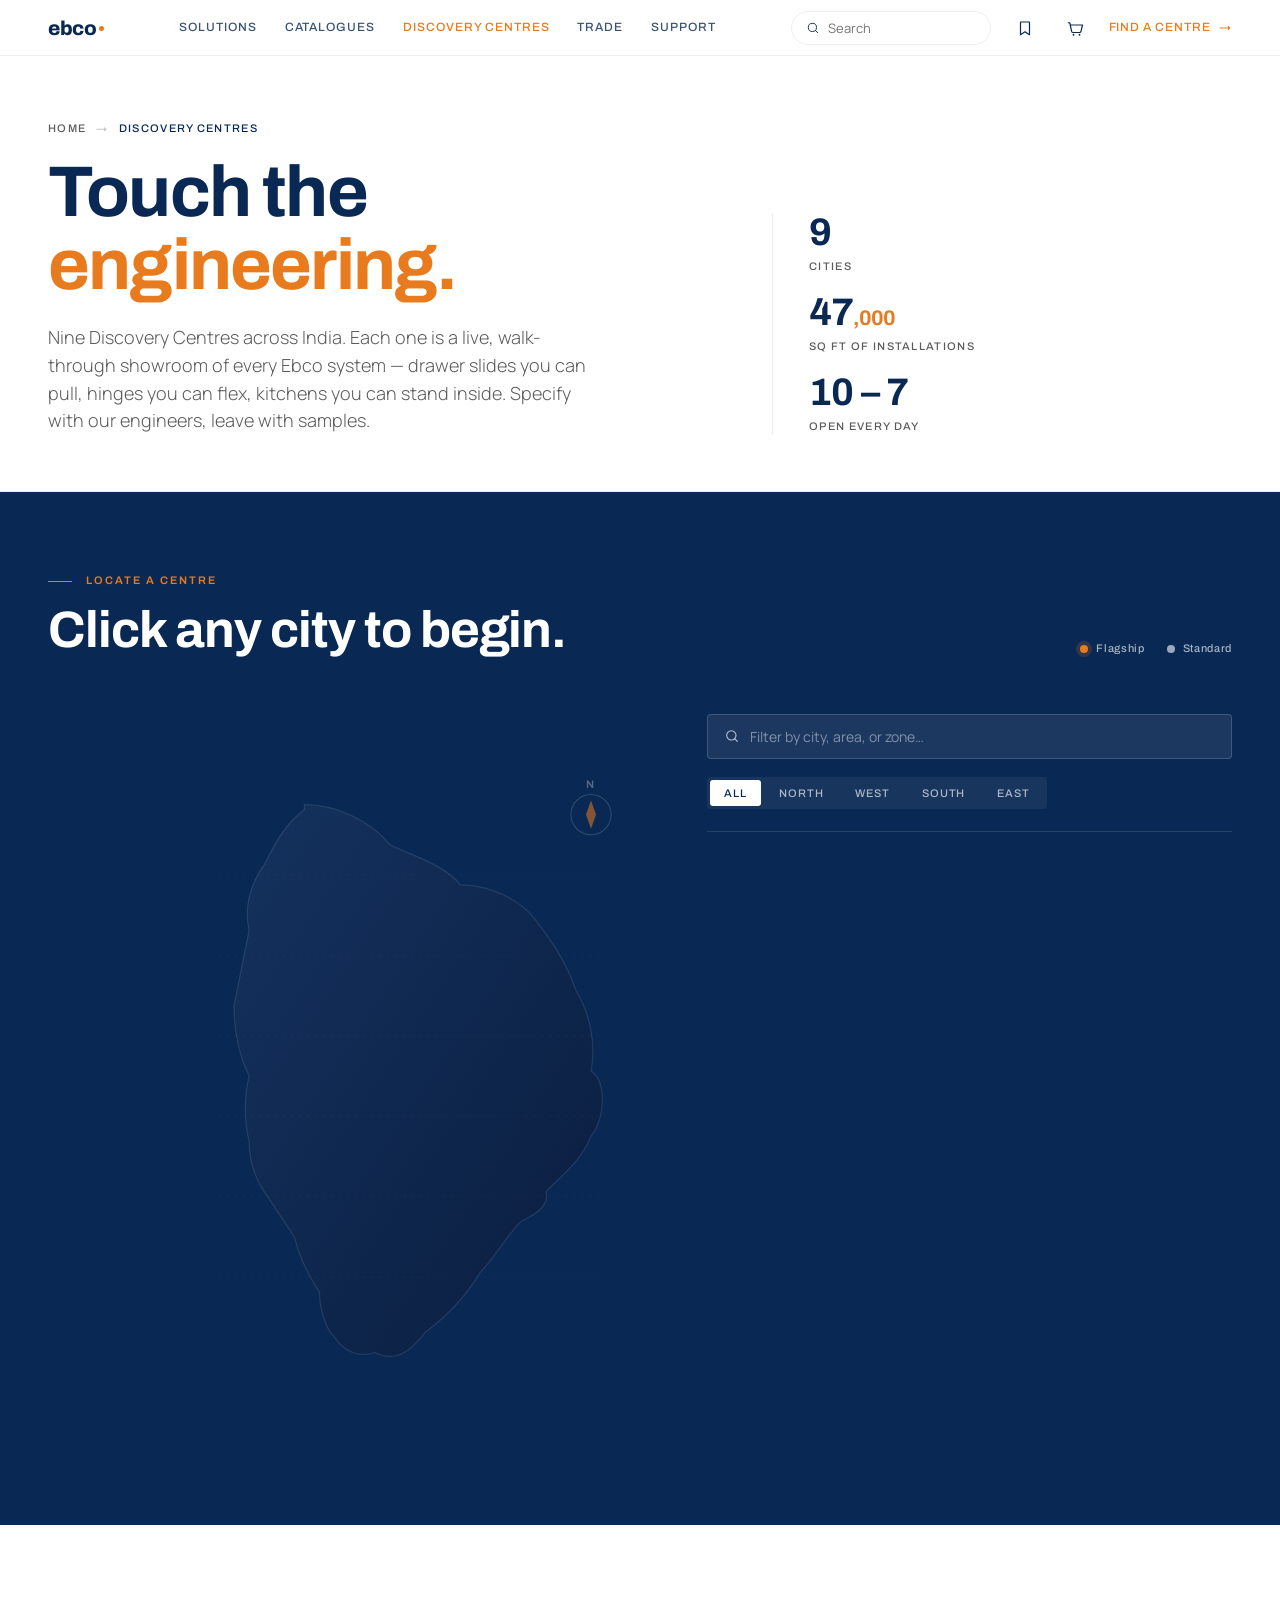
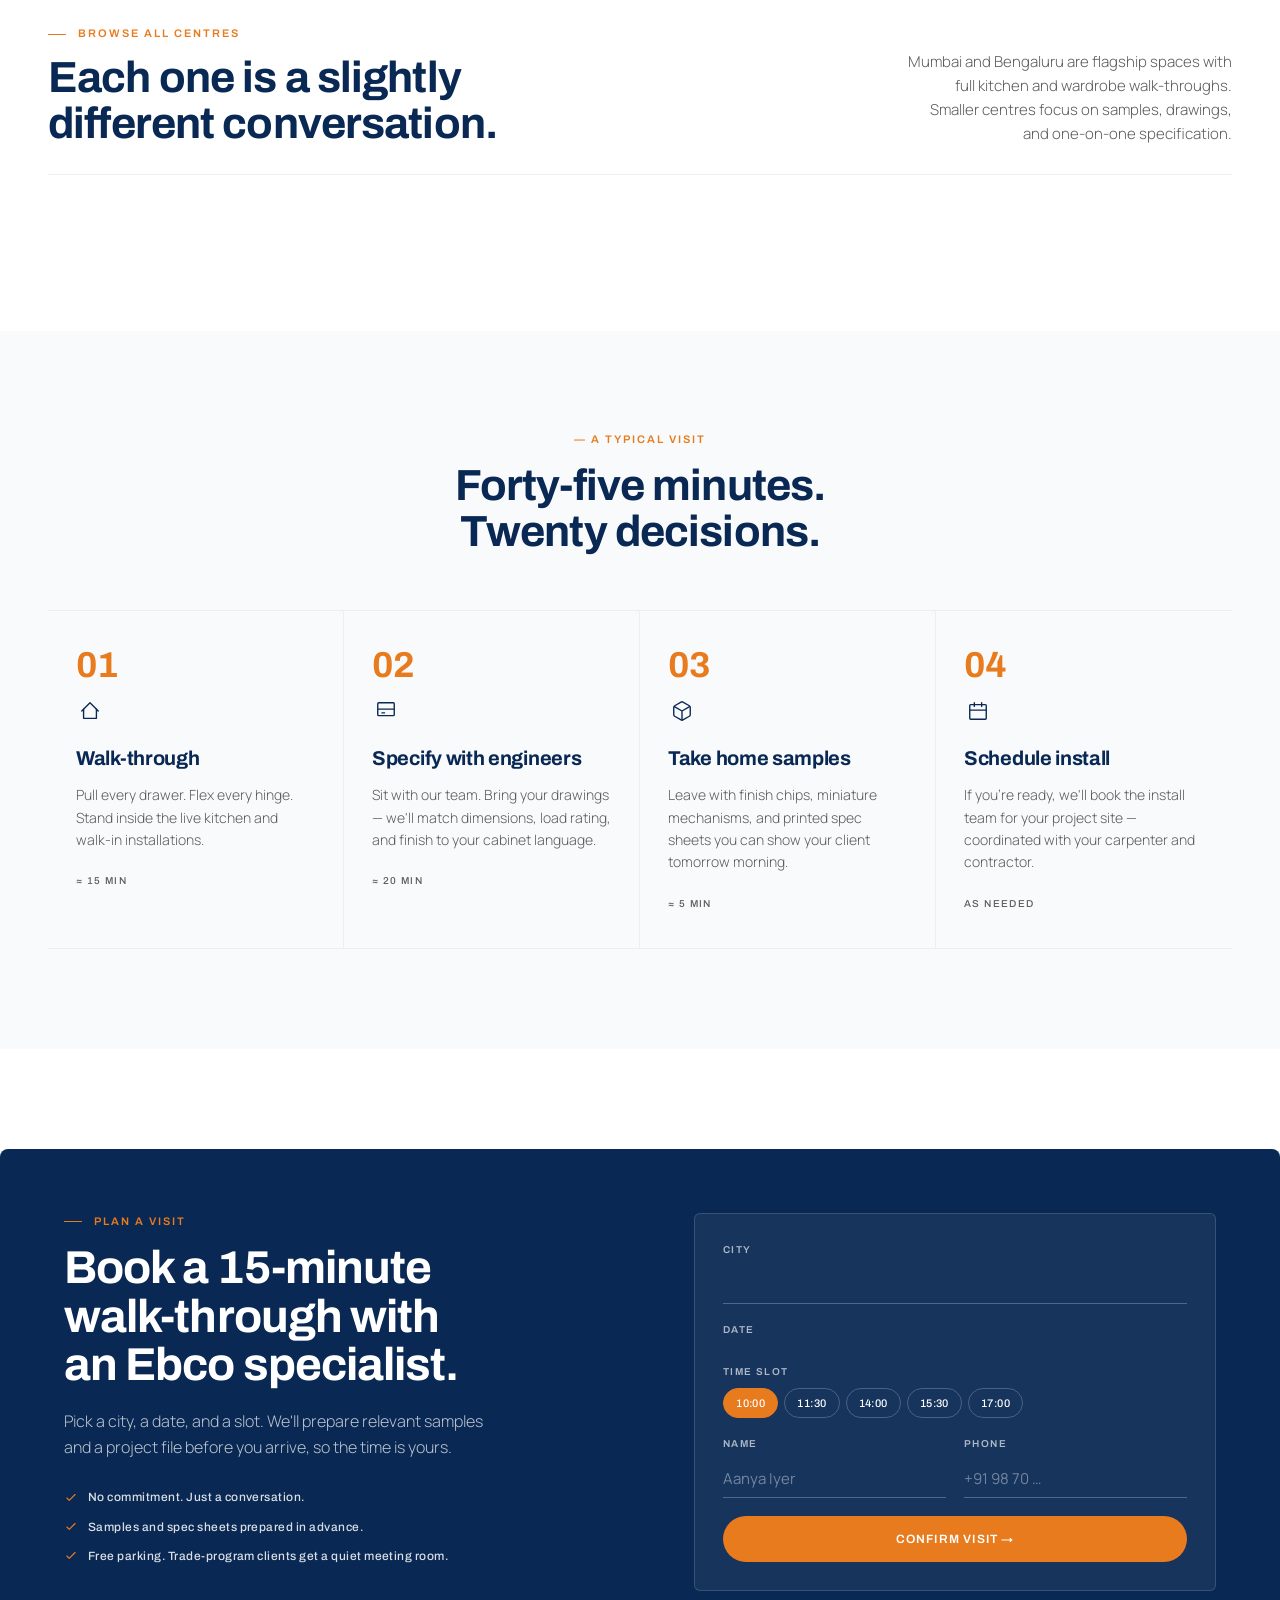
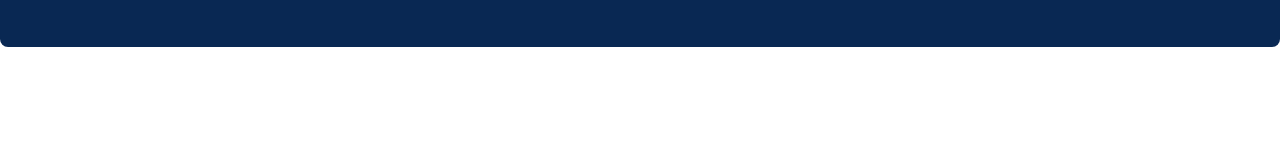
<file: Find a Centre - Standalone.html>
<!doctype html>
<html lang="en">
<head>
<meta charset="utf-8" />
<meta name="viewport" content="width=device-width, initial-scale=1" />
<title>Discovery Centres — Find a centre — Ebco</title>

<!-- ext-resource-dependency declarations — every image URL referenced as a JS string -->
<meta name="ext-resource-dependency" content="https://images.unsplash.com/photo-1631679706909-1844bbd07221?w=1400&q=80&auto=format&fit=crop" data-resource-id="centre_mumbai_img" />
<meta name="ext-resource-dependency" content="https://images.unsplash.com/photo-1556228720-195a672e8a03?w=1400&q=80&auto=format&fit=crop" data-resource-id="centre_delhi_img" />
<meta name="ext-resource-dependency" content="https://images.unsplash.com/photo-1556910103-1c02745aae4d?w=1400&q=80&auto=format&fit=crop" data-resource-id="centre_bengaluru_img" />
<meta name="ext-resource-dependency" content="https://images.unsplash.com/photo-1556228720-195a672e8a03?w=1400&q=80&auto=format&fit=crop" data-resource-id="centre_hyderabad_img" />
<meta name="ext-resource-dependency" content="https://images.unsplash.com/photo-1565538810643-b5bdb714032a?w=1400&q=80&auto=format&fit=crop" data-resource-id="centre_chennai_img" />
<meta name="ext-resource-dependency" content="https://images.unsplash.com/photo-1502672023488-70e25813eb80?w=1400&q=80&auto=format&fit=crop" data-resource-id="centre_kolkata_img" />
<meta name="ext-resource-dependency" content="https://images.unsplash.com/photo-1556909114-f6e7ad7d3136?w=1400&q=80&auto=format&fit=crop" data-resource-id="centre_pune_img" />
<meta name="ext-resource-dependency" content="https://images.unsplash.com/photo-1558618666-fcd25c85cd64?w=1400&q=80&auto=format&fit=crop" data-resource-id="centre_ahmedabad_img" />
<meta name="ext-resource-dependency" content="https://images.unsplash.com/photo-1565538810643-b5bdb714032a?w=1400&q=80&auto=format&fit=crop" data-resource-id="centre_jaipur_img" />
<meta name="ext-resource-dependency" content="https://images.unsplash.com/photo-1494790108377-be9c29b29330?w=160&q=80&auto=format&fit=crop" data-resource-id="mgr_mumbai" />
<meta name="ext-resource-dependency" content="https://images.unsplash.com/photo-1500648767791-00dcc994a43e?w=160&q=80&auto=format&fit=crop" data-resource-id="mgr_delhi" />
<meta name="ext-resource-dependency" content="https://images.unsplash.com/photo-1573497019418-b400bb3ab074?w=160&q=80&auto=format&fit=crop" data-resource-id="mgr_bengaluru" />
<meta name="ext-resource-dependency" content="https://images.unsplash.com/photo-1507003211169-0a1dd7228f2d?w=160&q=80&auto=format&fit=crop" data-resource-id="mgr_hyderabad" />
<meta name="ext-resource-dependency" content="https://images.unsplash.com/photo-1438761681033-6461ffad8d80?w=160&q=80&auto=format&fit=crop" data-resource-id="mgr_chennai" />
<meta name="ext-resource-dependency" content="https://images.unsplash.com/photo-1531123897727-8f129e1688ce?w=160&q=80&auto=format&fit=crop" data-resource-id="mgr_kolkata" />
<meta name="ext-resource-dependency" content="https://images.unsplash.com/photo-1519085360753-af0119f7cbe7?w=160&q=80&auto=format&fit=crop" data-resource-id="mgr_pune" />
<meta name="ext-resource-dependency" content="https://images.unsplash.com/photo-1544005313-94ddf0286df2?w=160&q=80&auto=format&fit=crop" data-resource-id="mgr_ahmedabad" />
<meta name="ext-resource-dependency" content="https://images.unsplash.com/photo-1547425260-76bcadfb4f2c?w=160&q=80&auto=format&fit=crop" data-resource-id="mgr_jaipur" />
<meta name="ext-resource-dependency" content="https://images.unsplash.com/photo-1556909114-f6e7ad7d3136?w=900&q=80&auto=format&fit=crop" data-resource-id="mega_drawer" />
<meta name="ext-resource-dependency" content="https://images.unsplash.com/photo-1565538810643-b5bdb714032a?w=900&q=80&auto=format&fit=crop" data-resource-id="mega_hinges" />
<meta name="ext-resource-dependency" content="https://images.unsplash.com/photo-1556910103-1c02745aae4d?w=900&q=80&auto=format&fit=crop" data-resource-id="mega_kitchen" />
<meta name="ext-resource-dependency" content="https://images.unsplash.com/photo-1631679706909-1844bbd07221?w=900&q=80&auto=format&fit=crop" data-resource-id="mega_wardrobe" />
<meta name="ext-resource-dependency" content="https://images.unsplash.com/photo-1556228720-195a672e8a03?w=900&q=80&auto=format&fit=crop" data-resource-id="mega_lights" />
<meta name="ext-resource-dependency" content="https://images.unsplash.com/photo-1558618666-fcd25c85cd64?w=900&q=80&auto=format&fit=crop" data-resource-id="mega_locks" />
<link rel="preconnect" href="https://fonts.googleapis.com">
<link rel="preconnect" href="https://fonts.gstatic.com" crossorigin>
<link href="https://fonts.googleapis.com/css2?family=Archivo:wght@300;400;500;600;700;800&family=Manrope:wght@200;300;400;500;600;700&family=JetBrains+Mono:wght@400;500&display=swap" rel="stylesheet">
<link rel="stylesheet" href="catalogue.css" />
<script src="mega-menu-standalone.js" defer></script>

<style>
  body { background: var(--white); }

  /* ============ Page hero ============ */
  .page-hero {
    padding: 64px 0 56px;
    border-bottom: 1px solid var(--grey-200);
  }
  .page-hero-inner {
    max-width: 1440px; margin: 0 auto; padding: 0 48px;
    display: grid;
    grid-template-columns: 1.4fr 1fr;
    gap: 80px; align-items: flex-end;
  }
  .page-hero .crumb {
    font-family: var(--font-display); font-weight: 500;
    font-size: 11px; letter-spacing: 0.12em; text-transform: uppercase;
    color: var(--grey-500);
    display: flex; gap: 10px; align-items: center;
    margin-bottom: 18px;
  }
  .page-hero .crumb a:hover { color: var(--navy); }
  .page-hero .crumb .sep { opacity: 0.4; }
  .page-hero .crumb .current { color: var(--navy); }
  .page-hero h1 {
    font-family: var(--font-display); font-weight: 700;
    font-size: clamp(40px, 5.6vw, 84px); line-height: 1.02;
    letter-spacing: -0.025em; color: var(--navy);
    margin-bottom: 22px;
    text-wrap: balance;
  }
  .page-hero h1 .accent { color: var(--orange); }
  .page-hero .lead {
    font-family: var(--font-body); font-weight: 300;
    font-size: 18px; line-height: 1.55;
    color: var(--grey-500);
    max-width: 50ch;
  }
  .page-hero .stats {
    display: flex; flex-direction: column; gap: 18px;
    border-left: 1px solid var(--grey-200);
    padding-left: 36px;
  }
  .page-hero .stats .stat .v {
    font-family: var(--font-display); font-weight: 700;
    font-size: clamp(28px, 3vw, 40px); line-height: 1; color: var(--navy);
    letter-spacing: -0.02em;
    font-variant-numeric: tabular-nums;
    margin-bottom: 6px;
  }
  .page-hero .stats .stat .v .unit { color: var(--orange); font-size: 0.55em; }
  .page-hero .stats .stat .l {
    font-family: var(--font-display); font-weight: 500;
    font-size: 11px; letter-spacing: 0.12em; text-transform: uppercase;
    color: var(--grey-500);
  }
  @media (max-width: 900px) {
    .page-hero-inner { grid-template-columns: 1fr; gap: 40px; padding: 0 22px; }
    .page-hero .stats { border-left: none; padding-left: 0; flex-direction: row; gap: 28px; flex-wrap: wrap; }
    .page-hero { padding: 32px 0 40px; }
  }

  /* ============ Locator (Map + List) ============ */
  .locator {
    background: var(--navy);
    color: var(--white);
    padding: 80px 0;
  }
  .locator-inner {
    max-width: 1440px; margin: 0 auto; padding: 0 48px;
  }
  .locator-head {
    display: flex; justify-content: space-between; align-items: flex-end;
    margin-bottom: 56px; gap: 32px;
  }
  .locator-head .kicker {
    font-family: var(--font-display); font-weight: 600;
    font-size: 11px; letter-spacing: 0.18em; text-transform: uppercase;
    color: var(--orange);
    margin-bottom: 14px;
    display: flex; align-items: center; gap: 14px;
  }
  .locator-head .kicker::before { content:''; width:24px; height:1px; background: var(--orange); }
  .locator-head h2 {
    font-family: var(--font-display); font-weight: 700;
    font-size: clamp(32px, 4vw, 56px); line-height: 1.05;
    letter-spacing: -0.02em; color: var(--white);
    max-width: 22ch; text-wrap: balance;
  }
  .locator-head .legend {
    display: flex; gap: 22px; align-items: center;
    font-family: var(--font-display); font-weight: 500; font-size: 11px;
    letter-spacing: 0.06em; color: rgba(255,255,255,0.65);
  }
  .locator-head .legend .l { display: inline-flex; align-items: center; gap: 8px; }
  .locator-head .legend .pip { width: 8px; height: 8px; border-radius: 50%; }
  .locator-head .legend .pip.fl { background: var(--orange); box-shadow: 0 0 0 4px rgba(232,123,30,0.18); }
  .locator-head .legend .pip.std { background: rgba(255,255,255,0.6); }

  .locator-grid {
    display: grid;
    grid-template-columns: 1.15fr 1fr;
    gap: 56px;
    align-items: flex-start;
  }
  @media (max-width: 1024px) {
    .locator-grid { grid-template-columns: 1fr; gap: 40px; }
    .locator { padding: 56px 0; }
    .locator-inner { padding: 0 22px; }
    .locator-head { flex-direction: column; align-items: flex-start; }
  }

  /* Map */
  .map-pane { position: relative; }
  .map-pane svg { width: 100%; height: auto; overflow: visible; }
  .map-dot { cursor: pointer; }
  .map-dot circle.pulse { transition: r 350ms cubic-bezier(0.16,1,0.3,1), opacity 350ms; }
  .map-dot:hover circle.core { transform: scale(1.2); }
  .map-dot circle.core { transition: transform 240ms; transform-origin: center; transform-box: fill-box; }
  .map-dot.is-active circle.pulse { opacity: 0.28; r: 22; }
  .map-dot.is-active circle.core { r: 7; }
  .map-tip {
    position: absolute;
    background: var(--white); color: var(--navy);
    padding: 6px 10px;
    font-family: var(--font-display); font-weight: 600; font-size: 11px;
    letter-spacing: 0.08em; text-transform: uppercase;
    border-radius: 3px;
    transform: translate(-50%, -130%);
    pointer-events: none;
    white-space: nowrap;
    opacity: 0;
    transition: opacity 180ms;
    box-shadow: 0 4px 12px rgba(0,0,0,0.2);
  }
  .map-tip::after {
    content: ''; position: absolute; left: 50%; bottom: -4px;
    width: 0; height: 0;
    border-left: 4px solid transparent; border-right: 4px solid transparent;
    border-top: 4px solid var(--white);
    transform: translateX(-50%);
  }
  .map-tip.is-on { opacity: 1; }
  /* Pulse animation */
  @keyframes mapPulse {
    0%   { r: 8;  opacity: 0.18; }
    70%  { r: 22; opacity: 0; }
    100% { r: 22; opacity: 0; }
  }
  .map-dot circle.pulseAnim {
    fill: var(--orange);
    animation: mapPulse 2.4s ease-out infinite;
  }
  .map-dot.is-flagship circle.core { stroke: var(--white); stroke-width: 2; }

  /* List pane */
  .list-pane { display: flex; flex-direction: column; }

  .search-row {
    display: flex; align-items: center; gap: 10px;
    padding: 12px 16px;
    background: rgba(255,255,255,0.08);
    border: 1px solid rgba(255,255,255,0.16);
    border-radius: 4px;
    margin-bottom: 18px;
  }
  .search-row svg { color: rgba(255,255,255,0.7); flex-shrink: 0; }
  .search-row input {
    flex: 1; border: none; outline: none; background: transparent;
    color: var(--white); font-family: var(--font-body); font-size: 14px;
  }
  .search-row input::placeholder { color: rgba(255,255,255,0.45); }

  .region-tabs {
    display: flex; gap: 4px;
    margin-bottom: 22px;
    padding: 3px;
    background: rgba(255,255,255,0.06);
    border-radius: 4px;
    align-self: flex-start;
  }
  .region-tabs button {
    padding: 7px 14px;
    font-family: var(--font-display); font-weight: 500; font-size: 11px;
    letter-spacing: 0.08em; text-transform: uppercase;
    color: rgba(255,255,255,0.65);
    border-radius: 3px;
    transition: all 180ms;
    background: transparent;
  }
  .region-tabs button.is-active { background: var(--white); color: var(--navy); }
  .region-tabs button:hover { color: var(--white); }
  .region-tabs button.is-active:hover { color: var(--navy); }

  .city-list {
    display: flex; flex-direction: column;
    border-top: 1px solid rgba(255,255,255,0.12);
  }
  .city-row {
    display: grid;
    grid-template-columns: 32px 1fr auto;
    align-items: center;
    gap: 14px;
    padding: 16px 4px;
    border-bottom: 1px solid rgba(255,255,255,0.12);
    cursor: pointer;
    color: rgba(255,255,255,0.7);
    transition: color 180ms;
  }
  .city-row:hover { color: var(--white); }
  .city-row.is-active { color: var(--white); }
  .city-row .num {
    font-family: var(--font-display); font-weight: 500; font-size: 11px;
    color: rgba(255,255,255,0.4);
    font-variant-numeric: tabular-nums;
    letter-spacing: 0.06em;
  }
  .city-row.is-active .num { color: var(--orange); }
  .city-row .name {
    font-family: var(--font-display); font-weight: 600; font-size: 18px;
    color: inherit; letter-spacing: -0.01em; margin-bottom: 2px;
  }
  .city-row .name .flag {
    display: inline-block;
    margin-left: 8px; padding: 1px 6px;
    font-family: var(--font-display); font-weight: 600; font-size: 9px;
    letter-spacing: 0.12em; color: var(--orange);
    border: 1px solid var(--orange);
    border-radius: 2px;
    vertical-align: 2px;
  }
  .city-row .addr {
    font-family: var(--font-body); font-weight: 300; font-size: 13px;
    color: rgba(255,255,255,0.55);
    line-height: 1.4;
  }
  .city-row .meta {
    text-align: right;
    font-family: var(--font-display); font-weight: 500; font-size: 11px;
    letter-spacing: 0.04em; color: rgba(255,255,255,0.6);
    font-variant-numeric: tabular-nums;
  }
  .city-row .meta .dist { display: block; font-weight: 600; color: var(--orange); font-size: 12px; }

  .city-row.is-hidden { display: none; }

  /* Selected centre preview */
  .preview {
    margin-top: 28px;
    padding: 22px;
    background: rgba(255,255,255,0.04);
    border: 1px solid rgba(255,255,255,0.12);
    border-radius: 6px;
    display: grid;
    grid-template-columns: 96px 1fr;
    gap: 18px;
    transition: opacity 240ms;
  }
  .preview .pv-img {
    aspect-ratio: 1;
    background-size: cover; background-position: center;
    border-radius: 4px;
  }
  .preview .pv-meta { min-width: 0; }
  .preview .pv-city {
    font-family: var(--font-display); font-weight: 700;
    font-size: 22px; color: var(--white); letter-spacing: -0.01em;
    margin-bottom: 4px;
  }
  .preview .pv-addr {
    font-family: var(--font-body); font-size: 13px; font-weight: 300;
    color: rgba(255,255,255,0.7); line-height: 1.5;
    margin-bottom: 10px;
  }
  .preview .pv-row {
    display: flex; gap: 14px; flex-wrap: wrap;
    font-family: var(--font-display); font-weight: 500; font-size: 11px;
    letter-spacing: 0.06em; color: rgba(255,255,255,0.7);
    margin-bottom: 14px;
  }
  .preview .pv-row .ic { color: var(--orange); margin-right: 5px; }
  .preview .pv-cta { display: flex; gap: 8px; flex-wrap: wrap; }
  .preview .pv-cta .btn { padding: 9px 14px; font-size: 11px; }

  /* ============ Centre grid ============ */
  .centres {
    padding: 100px 0;
    background: var(--white);
  }
  .centres-inner { max-width: 1440px; margin: 0 auto; padding: 0 48px; }
  .centres-head {
    display: flex; justify-content: space-between; align-items: flex-end;
    margin-bottom: 56px; gap: 32px;
    border-bottom: 1px solid var(--grey-200);
    padding-bottom: 28px;
  }
  .centres-head .kicker {
    font-family: var(--font-display); font-weight: 600;
    font-size: 11px; letter-spacing: 0.18em; text-transform: uppercase;
    color: var(--orange);
    margin-bottom: 12px;
    display: flex; align-items: center; gap: 12px;
  }
  .centres-head .kicker::before { content:''; width:18px; height:1px; background: var(--orange); }
  .centres-head h2 {
    font-family: var(--font-display); font-weight: 700;
    font-size: clamp(28px, 3.4vw, 48px); line-height: 1.05;
    letter-spacing: -0.02em; color: var(--navy);
    max-width: 22ch; text-wrap: balance;
  }
  .centres-head .right {
    text-align: right;
    font-family: var(--font-body); font-weight: 300;
    font-size: 15px; color: var(--grey-500);
    max-width: 36ch;
  }

  .centre-grid {
    display: grid;
    grid-template-columns: repeat(3, 1fr);
    gap: 32px 28px;
  }
  @media (max-width: 1024px) {
    .centre-grid { grid-template-columns: 1fr 1fr; }
    .centres-inner { padding: 0 22px; }
    .centres { padding: 64px 0; }
    .centres-head { flex-direction: column; align-items: flex-start; }
    .centres-head .right { text-align: left; }
  }
  @media (max-width: 560px) {
    .centre-grid { grid-template-columns: 1fr; }
  }

  .centre-card {
    display: flex; flex-direction: column;
    background: var(--white);
    border: 1px solid var(--grey-200);
    border-radius: 6px;
    overflow: hidden;
    transition: all 280ms cubic-bezier(0.16,1,0.3,1);
  }
  .centre-card:hover {
    border-color: var(--grey-300);
    transform: translateY(-3px);
    box-shadow: 0 30px 60px -30px rgba(9,40,83,0.16);
  }
  .centre-card.is-flagship {
    border-color: var(--orange);
    box-shadow: inset 0 0 0 1px var(--orange);
  }
  .centre-card .cc-img {
    aspect-ratio: 16 / 10;
    background-size: cover; background-position: center;
    position: relative;
    overflow: hidden;
  }
  .centre-card .cc-img img {
    position: absolute; inset: 0;
    width: 100%; height: 100%; object-fit: cover;
    transition: transform 600ms cubic-bezier(0.16,1,0.3,1);
  }
  .centre-card:hover .cc-img img { transform: scale(1.05); }
  .centre-card .flag-pill {
    position: absolute; top: 14px; left: 14px;
    padding: 5px 10px;
    background: var(--orange);
    color: var(--white);
    font-family: var(--font-display); font-weight: 600;
    font-size: 9px; letter-spacing: 0.16em; text-transform: uppercase;
    border-radius: 2px;
  }
  .centre-card .cc-num {
    position: absolute; top: 14px; right: 16px;
    font-family: var(--font-display); font-weight: 500;
    font-size: 11px; letter-spacing: 0.06em;
    color: rgba(255,255,255,0.9);
    text-shadow: 0 1px 3px rgba(0,0,0,0.4);
    font-variant-numeric: tabular-nums;
  }
  .centre-card .cc-body { padding: 22px 24px 26px; display: flex; flex-direction: column; gap: 14px; flex: 1; }
  .centre-card .cc-city {
    display: flex; justify-content: space-between; align-items: baseline;
    gap: 12px;
  }
  .centre-card .cc-city .nm {
    font-family: var(--font-display); font-weight: 700;
    font-size: 24px; color: var(--navy); letter-spacing: -0.02em;
    line-height: 1.05;
  }
  .centre-card .cc-city .sqft {
    font-family: var(--font-display); font-weight: 500;
    font-size: 11px; color: var(--grey-500); letter-spacing: 0.06em;
    font-variant-numeric: tabular-nums;
    white-space: nowrap;
  }
  .centre-card .cc-info {
    display: flex; flex-direction: column; gap: 6px;
    font-family: var(--font-body); font-weight: 300;
    font-size: 13px; color: var(--grey-500);
    line-height: 1.5;
  }
  .centre-card .cc-info .ln {
    display: flex; gap: 10px; align-items: flex-start;
  }
  .centre-card .cc-info .ln .ic {
    width: 14px; flex-shrink: 0; color: var(--orange); margin-top: 3px;
  }
  .centre-card .cc-info a { color: var(--navy); font-weight: 400; }
  .centre-card .cc-info a:hover { color: var(--orange); }
  .centre-card .cc-spec {
    display: flex; flex-wrap: wrap; gap: 6px;
    margin-top: 4px;
  }
  .centre-card .cc-spec .sp {
    padding: 4px 10px;
    border: 1px solid var(--grey-200);
    border-radius: 50px;
    font-family: var(--font-display); font-weight: 500; font-size: 10px;
    letter-spacing: 0.06em; color: var(--navy);
  }
  .centre-card .cc-foot {
    margin-top: auto;
    padding-top: 18px;
    border-top: 1px solid var(--grey-200);
    display: flex; justify-content: space-between; align-items: center;
    gap: 12px;
  }
  .centre-card .cc-mgr { display: flex; align-items: center; gap: 10px; min-width: 0; }
  .centre-card .cc-mgr .av {
    width: 30px; height: 30px; border-radius: 50%;
    background-size: cover; background-position: center;
    background-color: var(--tint-3);
    flex-shrink: 0;
    border: 1px solid var(--grey-200);
  }
  .centre-card .cc-mgr .nm {
    font-family: var(--font-display); font-weight: 600; font-size: 12px;
    color: var(--navy); letter-spacing: -0.005em;
    white-space: nowrap; overflow: hidden; text-overflow: ellipsis;
    line-height: 1.2;
  }
  .centre-card .cc-mgr .rl {
    font-family: var(--font-body); font-weight: 300; font-size: 10px;
    color: var(--grey-500); letter-spacing: 0.04em;
  }
  .centre-card .cc-book {
    background: var(--navy); color: var(--white);
    padding: 10px 14px;
    border-radius: 50px;
    font-family: var(--font-display); font-weight: 500;
    font-size: 11px; letter-spacing: 0.08em; text-transform: uppercase;
    display: inline-flex; align-items: center; gap: 8px;
    transition: all 200ms;
    flex-shrink: 0;
  }
  .centre-card .cc-book:hover { background: var(--orange); }

  /* ============ What to expect ============ */
  .expect {
    background: var(--tint-1);
    padding: 100px 0;
  }
  .expect-inner { max-width: 1440px; margin: 0 auto; padding: 0 48px; }
  .expect-head {
    text-align: center;
    margin-bottom: 56px;
  }
  .expect-head .kicker {
    font-family: var(--font-display); font-weight: 600;
    font-size: 11px; letter-spacing: 0.18em; text-transform: uppercase;
    color: var(--orange);
    margin-bottom: 14px;
  }
  .expect-head h2 {
    font-family: var(--font-display); font-weight: 700;
    font-size: clamp(28px, 3.4vw, 48px); line-height: 1.05;
    letter-spacing: -0.02em; color: var(--navy);
    max-width: 24ch; margin: 0 auto;
    text-wrap: balance;
  }
  .steps {
    display: grid;
    grid-template-columns: repeat(4, 1fr);
    gap: 0;
    border-top: 1px solid var(--grey-200);
    border-bottom: 1px solid var(--grey-200);
  }
  .step {
    padding: 36px 28px;
    border-right: 1px solid var(--grey-200);
    display: flex; flex-direction: column; gap: 14px;
    position: relative;
  }
  .step:last-child { border-right: none; }
  .step .num {
    font-family: var(--font-display); font-weight: 700;
    font-size: 36px; color: var(--orange); letter-spacing: -0.02em;
    line-height: 1; font-variant-numeric: tabular-nums;
  }
  .step .ic {
    width: 28px; height: 28px;
    display: inline-flex; align-items: center; justify-content: center;
    color: var(--navy); margin-bottom: 8px;
  }
  .step h3 {
    font-family: var(--font-display); font-weight: 700;
    font-size: 20px; line-height: 1.15;
    letter-spacing: -0.015em; color: var(--navy);
  }
  .step p {
    font-family: var(--font-body); font-weight: 300;
    font-size: 14px; line-height: 1.6;
    color: var(--grey-500);
  }
  .step .dur {
    margin-top: 8px;
    font-family: var(--font-display); font-weight: 500;
    font-size: 10px; letter-spacing: 0.14em; text-transform: uppercase;
    color: var(--grey-500);
  }
  @media (max-width: 1024px) {
    .steps { grid-template-columns: 1fr 1fr; }
    .step { border-right: none; border-bottom: 1px solid var(--grey-200); }
    .step:nth-child(2n) { border-right: none; }
    .step:nth-child(odd):not(:last-child) { border-right: 1px solid var(--grey-200); }
    .expect-inner { padding: 0 22px; }
    .expect { padding: 64px 0; }
  }
  @media (max-width: 600px) {
    .steps { grid-template-columns: 1fr; }
    .step { border-right: none !important; }
  }

  /* ============ Booking CTA band ============ */
  .booking-band {
    padding: 100px 0;
    background: var(--white);
  }
  .booking-inner {
    max-width: 1280px; margin: 0 auto; padding: 0 48px;
    background: var(--navy);
    border-radius: 8px;
    padding: 64px 64px 56px;
    color: var(--white);
    display: grid;
    grid-template-columns: 1.1fr 1fr;
    gap: 56px;
    align-items: flex-start;
  }
  .booking-inner h2 {
    font-family: var(--font-display); font-weight: 700;
    font-size: clamp(28px, 3.6vw, 48px); line-height: 1.05;
    letter-spacing: -0.02em; color: var(--white);
    margin-bottom: 18px;
    text-wrap: balance;
  }
  .booking-inner .lead {
    font-family: var(--font-body); font-weight: 300; font-size: 16px;
    line-height: 1.65; color: rgba(255,255,255,0.72);
    max-width: 44ch;
    margin-bottom: 28px;
  }
  .booking-inner .trust-list {
    display: flex; flex-direction: column; gap: 10px;
    list-style: none;
  }
  .booking-inner .trust-list li {
    display: flex; align-items: center; gap: 10px;
    font-family: var(--font-display); font-weight: 500; font-size: 12px;
    letter-spacing: 0.04em; color: rgba(255,255,255,0.85);
  }
  .booking-inner .trust-list .ck {
    color: var(--orange); display: inline-flex;
  }
  .booking-form {
    background: rgba(255,255,255,0.06);
    border: 1px solid rgba(255,255,255,0.14);
    border-radius: 6px;
    padding: 28px;
    display: flex; flex-direction: column; gap: 18px;
  }
  .booking-form .fld {
    display: flex; flex-direction: column; gap: 8px;
  }
  .booking-form label {
    font-family: var(--font-display); font-weight: 600;
    font-size: 10px; letter-spacing: 0.14em; text-transform: uppercase;
    color: rgba(255,255,255,0.65);
  }
  .booking-form input,
  .booking-form select {
    background: transparent;
    border: none;
    border-bottom: 1px solid rgba(255,255,255,0.25);
    padding: 8px 0;
    color: var(--white);
    font-family: var(--font-body); font-size: 15px;
    outline: none;
    transition: border-color 200ms;
    -webkit-appearance: none; appearance: none;
  }
  .booking-form input::placeholder { color: rgba(255,255,255,0.4); }
  .booking-form select option { color: var(--navy); }
  .booking-form input:focus,
  .booking-form select:focus { border-bottom-color: var(--orange); }
  .booking-form .row-2 { display: grid; grid-template-columns: 1fr 1fr; gap: 18px; }
  .booking-form .date-pills,
  .booking-form .time-pills { display: flex; gap: 6px; flex-wrap: wrap; }
  .booking-form .pl {
    padding: 8px 12px;
    border: 1px solid rgba(255,255,255,0.22);
    border-radius: 50px;
    font-family: var(--font-display); font-weight: 500; font-size: 11px;
    letter-spacing: 0.04em; color: var(--white);
    background: transparent;
    transition: all 180ms;
    font-variant-numeric: tabular-nums;
  }
  .booking-form .pl:hover { border-color: var(--white); }
  .booking-form .pl.is-on {
    background: var(--orange); border-color: var(--orange); color: var(--white);
  }
  .booking-form .submit {
    width: 100%;
    background: var(--orange);
    color: var(--white);
    border: none;
    padding: 16px 24px;
    border-radius: 50px;
    font-family: var(--font-display); font-weight: 600; font-size: 12px;
    letter-spacing: 0.1em; text-transform: uppercase;
    cursor: pointer;
    transition: background 200ms;
  }
  .booking-form .submit:hover { background: var(--orange-hover); }
  .booking-form .submit.ok { background: #1F8A5B; }
  @media (max-width: 1024px) {
    .booking-inner { grid-template-columns: 1fr; gap: 36px; padding: 40px 28px; margin: 0 22px; }
    .booking-band { padding: 64px 0; }
  }

  /* ============ Modal ============ */
  .modal-backdrop {
    position: fixed; inset: 0;
    background: rgba(9,18,40,0.55);
    backdrop-filter: blur(3px);
    z-index: 100;
    opacity: 0; pointer-events: none;
    transition: opacity 240ms;
  }
  .modal-backdrop.is-on { opacity: 1; pointer-events: auto; }
  .modal {
    position: fixed;
    z-index: 110;
    left: 50%; top: 50%;
    width: 560px; max-width: calc(100vw - 32px);
    max-height: calc(100vh - 64px);
    background: var(--white);
    border-radius: 8px;
    transform: translate(-50%, -45%);
    opacity: 0; pointer-events: none;
    transition: transform 320ms cubic-bezier(0.16,1,0.3,1), opacity 220ms ease-out;
    display: flex; flex-direction: column;
    overflow: hidden;
  }
  .modal.is-on {
    transform: translate(-50%, -50%);
    opacity: 1; pointer-events: auto;
  }
  .modal-head {
    padding: 22px 26px;
    border-bottom: 1px solid var(--grey-200);
    display: flex; justify-content: space-between; align-items: center;
  }
  .modal-head .ttl {
    font-family: var(--font-display); font-weight: 700;
    font-size: 20px; color: var(--navy); letter-spacing: -0.015em;
  }
  .modal-head .ttl .city { color: var(--orange); }
  .modal-head .close {
    width: 32px; height: 32px; border-radius: 50%;
    border: 1px solid var(--grey-200);
    display: inline-flex; align-items: center; justify-content: center;
    color: var(--navy); background: transparent;
    cursor: pointer;
  }
  .modal-head .close:hover { background: var(--navy); color: var(--white); border-color: var(--navy); }
  .modal-body {
    padding: 28px 26px;
    overflow-y: auto;
    display: flex; flex-direction: column; gap: 20px;
  }
  .modal-body .fld { display: flex; flex-direction: column; gap: 8px; }
  .modal-body label {
    font-family: var(--font-display); font-weight: 600;
    font-size: 10px; letter-spacing: 0.14em; text-transform: uppercase;
    color: var(--grey-500);
  }
  .modal-body input, .modal-body select, .modal-body textarea {
    border: none;
    border-bottom: 1px solid var(--grey-200);
    padding: 8px 0;
    color: var(--navy);
    font-family: var(--font-body); font-size: 15px;
    outline: none;
    transition: border-color 200ms;
    background: transparent;
    width: 100%;
  }
  .modal-body input:focus, .modal-body select:focus, .modal-body textarea:focus {
    border-bottom-color: var(--orange);
  }
  .modal-body .date-pills, .modal-body .time-pills { display: flex; gap: 6px; flex-wrap: wrap; }
  .modal-body .pl {
    padding: 8px 12px;
    border: 1px solid var(--grey-300);
    border-radius: 50px;
    font-family: var(--font-display); font-weight: 500; font-size: 11px;
    letter-spacing: 0.04em; color: var(--navy);
    background: transparent;
    transition: all 180ms;
    font-variant-numeric: tabular-nums;
  }
  .modal-body .pl:hover { border-color: var(--navy); }
  .modal-body .pl.is-on { background: var(--navy); border-color: var(--navy); color: var(--white); }
  .modal-body .row-2 { display: grid; grid-template-columns: 1fr 1fr; gap: 20px; }
  .modal-body .summary {
    background: var(--tint-1);
    border-radius: 4px;
    padding: 14px 16px;
    display: flex; flex-direction: column; gap: 6px;
  }
  .modal-body .summary .k {
    font-family: var(--font-display); font-weight: 500; font-size: 10px;
    letter-spacing: 0.14em; text-transform: uppercase; color: var(--grey-500);
  }
  .modal-body .summary .v {
    font-family: var(--font-display); font-weight: 700; font-size: 16px;
    color: var(--navy); letter-spacing: -0.005em;
  }
  .modal-foot {
    padding: 18px 26px;
    border-top: 1px solid var(--grey-200);
    display: flex; justify-content: space-between; align-items: center;
    gap: 14px;
    background: var(--tint-1);
  }
  .modal-foot .legal {
    font-family: var(--font-body); font-weight: 300; font-size: 11px;
    color: var(--grey-500);
  }
  .modal-foot .submit {
    background: var(--orange); color: var(--white); border: none;
    padding: 12px 22px; border-radius: 50px;
    font-family: var(--font-display); font-weight: 500; font-size: 12px;
    letter-spacing: 0.08em; text-transform: uppercase;
    cursor: pointer; transition: background 200ms;
  }
  .modal-foot .submit:hover { background: var(--orange-hover); }
  .modal-foot .submit.ok { background: #1F8A5B; }

  /* Success state */
  .modal.is-success .modal-body { text-align: center; padding: 56px 32px; }
  .modal.is-success .modal-foot { display: none; }
  .modal .ok-mark {
    width: 64px; height: 64px;
    background: #1F8A5B; color: var(--white);
    border-radius: 50%;
    display: flex; align-items: center; justify-content: center;
    margin: 0 auto 20px;
  }
  .modal .ok-text h3 {
    font-family: var(--font-display); font-weight: 700;
    font-size: 24px; color: var(--navy); letter-spacing: -0.015em;
    margin-bottom: 8px;
  }
  .modal .ok-text p {
    font-family: var(--font-body); font-weight: 300; font-size: 15px;
    color: var(--grey-500); line-height: 1.55;
    max-width: 36ch; margin: 0 auto;
  }
</style>
</head>
<body>

<!-- =========== NAV =========== -->
<header class="nav">
  <div class="nav-inner">
    <a href="index.html" class="nav-logo">ebco<span class="dot"></span></a>
    <nav class="nav-items">
      <a href="#">Solutions</a>
      <a href="#">Catalogues</a>
      <a href="Find a Centre.html" class="is-active">Discovery Centres</a>
      <a href="#">Trade</a>
      <a href="#">Support</a>
    </nav>
    <div class="nav-right">
      <label class="search-pill"><svg viewBox="0 0 24 24" width="14" height="14" fill="none" stroke="currentColor" stroke-width="1.6"><circle cx="11" cy="11" r="7"/><path d="m20 20-3.5-3.5" stroke-linecap="round"/></svg><input type="search" placeholder="Search" /></label>
      <button class="icon-btn" aria-label="Saved"><svg viewBox="0 0 24 24" width="18" height="18" fill="none" stroke="currentColor" stroke-width="1.6"><path d="M6 4h12v17l-6-4-6 4z" stroke-linejoin="round"/></svg></button>
      <button class="icon-btn" aria-label="Cart"><svg viewBox="0 0 24 24" width="18" height="18" fill="none" stroke="currentColor" stroke-width="1.6"><path d="M3 5h2l2.5 11.5a2 2 0 0 0 2 1.5h8.5a2 2 0 0 0 2-1.5L22 8H6" stroke-linecap="round" stroke-linejoin="round"/><circle cx="10" cy="21" r="1.2" fill="currentColor" stroke="none"/><circle cx="18" cy="21" r="1.2" fill="currentColor" stroke="none"/></svg></button>
      <a href="Find a Centre.html" class="nav-cta" style="color:var(--orange);"><span class="nav-cta-text">Find a centre</span> →</a>
    </div>
  </div>
</header>

<!-- =========== PAGE HERO =========== -->
<section class="page-hero" data-screen-label="01 Page Hero">
  <div class="page-hero-inner">
    <div>
      <nav class="crumb" aria-label="Breadcrumb">
        <a href="index.html">Home</a>
        <span class="sep">→</span>
        <span class="current">Discovery Centres</span>
      </nav>
      <h1>Touch the <span class="accent">engineering.</span></h1>
      <p class="lead">Nine Discovery Centres across India. Each one is a live, walk-through showroom of every Ebco system — drawer slides you can pull, hinges you can flex, kitchens you can stand inside. Specify with our engineers, leave with samples.</p>
    </div>
    <div class="stats">
      <div class="stat">
        <div class="v">9<span class="unit"></span></div>
        <div class="l">Cities</div>
      </div>
      <div class="stat">
        <div class="v">47<span class="unit">,000</span></div>
        <div class="l">Sq ft of installations</div>
      </div>
      <div class="stat">
        <div class="v">10 – 7<span class="unit"></span></div>
        <div class="l">Open every day</div>
      </div>
    </div>
  </div>
</section>

<!-- =========== LOCATOR =========== -->
<section class="locator" data-screen-label="02 Locator">
  <div class="locator-inner">
    <div class="locator-head">
      <div>
        <div class="kicker">Locate a Centre</div>
        <h2>Click any city to begin.</h2>
      </div>
      <div class="legend">
        <div class="l"><span class="pip fl"></span>Flagship</div>
        <div class="l"><span class="pip std"></span>Standard</div>
      </div>
    </div>

    <div class="locator-grid">
      <!-- Map -->
      <div class="map-pane">
        <svg viewBox="0 0 600 720" preserveAspectRatio="xMidYMid meet" aria-label="Map of India with Discovery Centre locations">
          <defs>
            <filter id="glow" x="-50%" y="-50%" width="200%" height="200%">
              <feGaussianBlur in="SourceGraphic" stdDeviation="6" result="blur" />
              <feMerge>
                <feMergeNode in="blur" /><feMergeNode in="SourceGraphic" />
              </feMerge>
            </filter>
            <linearGradient id="ingrad" x1="0" x2="1" y1="0" y2="1">
              <stop offset="0%"  stop-color="#14325f" />
              <stop offset="100%" stop-color="#0a1d3e" />
            </linearGradient>
          </defs>

          <!-- India shape (geojson-rendered when loaded; stylised silhouette as fallback) -->
          <g id="india-geo" fill="url(#ingrad)" stroke="rgba(255,255,255,0.10)" stroke-width="0.6" style="display:none;"></g>
          <path
            id="india-fallback"
            d="M255,90 C285,90 320,105 340,130 C360,140 395,150 410,170 C440,170 470,185 485,205 C500,225 515,245 525,275 C540,300 545,330 540,355 C555,365 555,400 540,420 C530,445 510,460 495,475 C500,490 480,500 470,505 C455,520 445,540 430,555 C415,580 395,600 375,615 C360,635 345,645 325,635 C310,640 295,635 285,620 C275,610 270,590 270,575 C260,560 250,540 245,520 C235,505 225,490 215,475 C205,460 200,445 200,425 C195,405 195,380 200,360 C190,340 185,315 185,290 C190,265 195,240 200,215 C195,195 200,170 215,150 C225,130 235,110 255,95 Z"
            fill="url(#ingrad)"
            stroke="rgba(255,255,255,0.10)"
            stroke-width="1.2"
          />

          <!-- Grid lines (latitude) -->
          <g opacity="0.05" stroke="rgba(255,255,255,0.8)" stroke-dasharray="2 6">
            <line x1="170" x2="555" y1="160" y2="160" />
            <line x1="170" x2="555" y1="240" y2="240" />
            <line x1="170" x2="555" y1="320" y2="320" />
            <line x1="170" x2="555" y1="400" y2="400" />
            <line x1="170" x2="555" y1="480" y2="480" />
            <line x1="170" x2="555" y1="560" y2="560" />
          </g>

          <!-- City dots — injected by JS -->
          <g id="map-dots"></g>

          <!-- Compass -->
          <g transform="translate(540,100)" opacity="0.55">
            <circle r="20" fill="none" stroke="rgba(255,255,255,0.3)" />
            <path d="M0,-14 L5,0 L0,14 L-5,0 Z" fill="var(--orange)" />
            <text x="0" y="-26" fill="rgba(255,255,255,0.55)" font-family="var(--font-display)" font-size="11" font-weight="600" text-anchor="middle" letter-spacing="0.1em">N</text>
          </g>
        </svg>
        <div class="map-tip" id="map-tip">Mumbai</div>
      </div>

      <!-- List -->
      <div class="list-pane">
        <div class="search-row">
          <svg viewBox="0 0 24 24" width="16" height="16" fill="none" stroke="currentColor" stroke-width="1.6"><circle cx="11" cy="11" r="7"/><path d="m20 20-3.5-3.5" stroke-linecap="round"/></svg>
          <input id="city-search" type="search" placeholder="Filter by city, area, or zone…" />
        </div>

        <div class="region-tabs" role="tablist">
          <button class="is-active" data-region="all">All</button>
          <button data-region="North">North</button>
          <button data-region="West">West</button>
          <button data-region="South">South</button>
          <button data-region="East">East</button>
        </div>

        <div class="city-list" id="city-list"></div>

        <div class="preview" id="preview" style="display:none;">
          <div class="pv-img" id="pv-img"></div>
          <div class="pv-meta">
            <div class="pv-city" id="pv-city">Mumbai</div>
            <div class="pv-addr" id="pv-addr"></div>
            <div class="pv-row">
              <span><span class="ic">📞</span><span id="pv-phone"></span></span>
              <span><span class="ic">🕒</span><span id="pv-hours"></span></span>
            </div>
            <div class="pv-cta">
              <button class="btn btn-primary" id="pv-book">Book a visit</button>
              <a href="#" class="btn btn-outline-navy" id="pv-dir" style="border-color:rgba(255,255,255,0.4); color:var(--white);">Get directions</a>
            </div>
          </div>
        </div>
      </div>
    </div>
  </div>
</section>

<!-- =========== CENTRE GRID =========== -->
<section class="centres" data-screen-label="03 Centre Grid">
  <div class="centres-inner">
    <div class="centres-head">
      <div>
        <div class="kicker">Browse all Centres</div>
        <h2>Each one is a slightly different conversation.</h2>
      </div>
      <div class="right">
        Mumbai and Bengaluru are flagship spaces with full kitchen and wardrobe walk-throughs. Smaller centres focus on samples, drawings, and one-on-one specification.
      </div>
    </div>

    <div class="centre-grid" id="centre-grid"></div>
  </div>
</section>

<!-- =========== WHAT TO EXPECT =========== -->
<section class="expect" data-screen-label="04 What to Expect">
  <div class="expect-inner">
    <div class="expect-head">
      <div class="kicker">— A typical visit</div>
      <h2>Forty-five minutes. Twenty decisions.</h2>
    </div>
    <div class="steps">
      <div class="step">
        <div class="num">01</div>
        <div class="ic">
          <svg viewBox="0 0 24 24" width="22" height="22" fill="none" stroke="currentColor" stroke-width="1.5"><path d="M3 12 12 3l9 9" stroke-linecap="round" stroke-linejoin="round"/><path d="M5 10v10h14V10" stroke-linecap="round" stroke-linejoin="round"/></svg>
        </div>
        <h3>Walk-through</h3>
        <p>Pull every drawer. Flex every hinge. Stand inside the live kitchen and walk-in installations.</p>
        <div class="dur">≈ 15 min</div>
      </div>
      <div class="step">
        <div class="num">02</div>
        <div class="ic">
          <svg viewBox="0 0 24 24" width="22" height="22" fill="none" stroke="currentColor" stroke-width="1.5"><rect x="3" y="3" width="18" height="14" rx="1"/><path d="M3 10h18M7 14h4"/></svg>
        </div>
        <h3>Specify with engineers</h3>
        <p>Sit with our team. Bring your drawings — we'll match dimensions, load rating, and finish to your cabinet language.</p>
        <div class="dur">≈ 20 min</div>
      </div>
      <div class="step">
        <div class="num">03</div>
        <div class="ic">
          <svg viewBox="0 0 24 24" width="22" height="22" fill="none" stroke="currentColor" stroke-width="1.5"><path d="M21 16V8a2 2 0 0 0-1-1.73l-7-4a2 2 0 0 0-2 0l-7 4A2 2 0 0 0 3 8v8a2 2 0 0 0 1 1.73l7 4a2 2 0 0 0 2 0l7-4A2 2 0 0 0 21 16z"/><path d="M3.27 6.96 12 12.01l8.73-5.05M12 22.08V12" stroke-linejoin="round"/></svg>
        </div>
        <h3>Take home samples</h3>
        <p>Leave with finish chips, miniature mechanisms, and printed spec sheets you can show your client tomorrow morning.</p>
        <div class="dur">≈ 5 min</div>
      </div>
      <div class="step">
        <div class="num">04</div>
        <div class="ic">
          <svg viewBox="0 0 24 24" width="22" height="22" fill="none" stroke="currentColor" stroke-width="1.5"><rect x="3" y="5" width="18" height="16" rx="1"/><path d="M16 3v4M8 3v4M3 11h18" stroke-linecap="round"/></svg>
        </div>
        <h3>Schedule install</h3>
        <p>If you're ready, we'll book the install team for your project site — coordinated with your carpenter and contractor.</p>
        <div class="dur">As needed</div>
      </div>
    </div>
  </div>
</section>

<!-- =========== INLINE BOOKING BAND =========== -->
<section class="booking-band" data-screen-label="05 Booking Band">
  <div class="booking-inner">
    <div>
      <div style="font-family:var(--font-display); font-weight:600; font-size:11px; letter-spacing:0.18em; text-transform:uppercase; color:var(--orange); margin-bottom:14px; display:flex; align-items:center; gap:12px;">
        <span style="width:18px; height:1px; background:var(--orange);"></span>
        Plan a visit
      </div>
      <h2>Book a 15-minute walk-through with an Ebco specialist.</h2>
      <p class="lead">Pick a city, a date, and a slot. We'll prepare relevant samples and a project file before you arrive, so the time is yours.</p>
      <ul class="trust-list">
        <li><span class="ck"><svg viewBox="0 0 24 24" width="14" height="14" fill="none" stroke="currentColor" stroke-width="2"><path d="m5 12 4 4 10-10" stroke-linecap="round" stroke-linejoin="round"/></svg></span>No commitment. Just a conversation.</li>
        <li><span class="ck"><svg viewBox="0 0 24 24" width="14" height="14" fill="none" stroke="currentColor" stroke-width="2"><path d="m5 12 4 4 10-10" stroke-linecap="round" stroke-linejoin="round"/></svg></span>Samples and spec sheets prepared in advance.</li>
        <li><span class="ck"><svg viewBox="0 0 24 24" width="14" height="14" fill="none" stroke="currentColor" stroke-width="2"><path d="m5 12 4 4 10-10" stroke-linecap="round" stroke-linejoin="round"/></svg></span>Free parking. Trade-program clients get a quiet meeting room.</li>
      </ul>
    </div>

    <form class="booking-form" id="inline-form">
      <div class="fld">
        <label for="bf-city">City</label>
        <select id="bf-city">
          <!-- options injected -->
        </select>
      </div>

      <div class="fld">
        <label>Date</label>
        <div class="date-pills" id="bf-dates"></div>
      </div>

      <div class="fld">
        <label>Time slot</label>
        <div class="time-pills" id="bf-times">
          <button type="button" class="pl is-on" data-t="10:00">10:00</button>
          <button type="button" class="pl" data-t="11:30">11:30</button>
          <button type="button" class="pl" data-t="14:00">14:00</button>
          <button type="button" class="pl" data-t="15:30">15:30</button>
          <button type="button" class="pl" data-t="17:00">17:00</button>
        </div>
      </div>

      <div class="row-2">
        <div class="fld">
          <label for="bf-name">Name</label>
          <input id="bf-name" type="text" placeholder="Aanya Iyer" />
        </div>
        <div class="fld">
          <label for="bf-phone">Phone</label>
          <input id="bf-phone" type="tel" placeholder="+91 98 70 …" />
        </div>
      </div>

      <button class="submit" type="submit">Confirm visit →</button>
    </form>
  </div>
</section>

<!-- =========== MODAL =========== -->
<div class="modal-backdrop" id="modal-backdrop"></div>
<div class="modal" id="modal" role="dialog" aria-modal="true" aria-label="Book a visit">
  <div class="modal-head">
    <div class="ttl">Book a visit · <span class="city" id="modal-city">Mumbai</span></div>
    <button class="close" id="modal-close" aria-label="Close">
      <svg viewBox="0 0 24 24" width="14" height="14" fill="none" stroke="currentColor" stroke-width="1.8"><path d="M6 6l12 12M18 6 6 18" stroke-linecap="round"/></svg>
    </button>
  </div>
  <div class="modal-body" id="modal-body">
    <div class="summary">
      <div class="k">Selected centre</div>
      <div class="v" id="modal-centre">Mumbai · Linking Road, Bandra West</div>
    </div>
    <div class="fld">
      <label>Date</label>
      <div class="date-pills" id="modal-dates"></div>
    </div>
    <div class="fld">
      <label>Time slot</label>
      <div class="time-pills" id="modal-times">
        <button type="button" class="pl is-on" data-t="10:00">10:00</button>
        <button type="button" class="pl" data-t="11:30">11:30</button>
        <button type="button" class="pl" data-t="14:00">14:00</button>
        <button type="button" class="pl" data-t="15:30">15:30</button>
        <button type="button" class="pl" data-t="17:00">17:00</button>
      </div>
    </div>
    <div class="row-2">
      <div class="fld">
        <label for="m-name">Your name</label>
        <input id="m-name" type="text" placeholder="Aanya Iyer" />
      </div>
      <div class="fld">
        <label for="m-phone">Phone</label>
        <input id="m-phone" type="tel" placeholder="+91 98 70 …" />
      </div>
    </div>
    <div class="fld">
      <label for="m-purpose">What would you like to discuss? (optional)</label>
      <input id="m-purpose" type="text" placeholder="e.g. specifying drawer slides for a 4BHK project" />
    </div>
  </div>
  <div class="modal-foot">
    <span class="legal">By booking you agree to our standard visit policy.</span>
    <button class="submit" id="modal-submit">Confirm booking →</button>
  </div>
</div>

<script>
  // ============ Data ============
  const CENTRES = [
    {
      id: 'mumbai',
      city: 'Mumbai', region: 'West',
      addr: '4th floor, Linking Road, Bandra West',
      city2: 'Mumbai 400 050',
      phone: '+91 22 6789 4000',
      hours: 'Mon – Sat · 10:00 – 19:00',
      sqft: '6,200 sq ft',
      flagship: true,
      manager: { name: 'Aanya Iyer', role: 'Senior Specialist', img: window.__resources.mgr_mumbai },
      image: window.__resources.centre_mumbai_img,
      specs: ['Live Kitchens', 'Walk-in Wardrobe', 'Lighting Demo', 'Trade Lounge', 'Sample Library'],
      visits: '4,200',
      lat: 19.0760, lng: 72.8777,
      x: 215, y: 415,
    },
    {
      id: 'delhi',
      city: 'New Delhi', region: 'North',
      addr: 'B-23 Connaught Place, Outer Circle',
      city2: 'New Delhi 110 001',
      phone: '+91 11 4567 1200',
      hours: 'Mon – Sat · 10:00 – 19:00',
      sqft: '5,400 sq ft',
      flagship: true,
      manager: { name: 'Rohan Kapoor', role: 'Centre Lead', img: window.__resources.mgr_delhi },
      image: window.__resources.centre_delhi_img,
      specs: ['Live Kitchens', 'Lighting Demo', 'Hinge Wall', 'Architect Lounge'],
      visits: '3,840',
      lat: 28.6139, lng: 77.2090,
      x: 295, y: 195,
    },
    {
      id: 'bengaluru',
      city: 'Bengaluru', region: 'South',
      addr: 'Lavelle Road, off MG Road',
      city2: 'Bengaluru 560 001',
      phone: '+91 80 2345 8000',
      hours: 'Mon – Sat · 10:00 – 19:00',
      sqft: '5,900 sq ft',
      flagship: true,
      manager: { name: 'Divya Menon', role: 'Centre Lead', img: window.__resources.mgr_bengaluru },
      image: window.__resources.centre_bengaluru_img,
      specs: ['Live Kitchens', 'Walk-in Wardrobe', 'Smart Lock Wall', 'Sample Library'],
      visits: '3,610',
      lat: 12.9716, lng: 77.5946,
      x: 305, y: 545,
    },
    {
      id: 'hyderabad',
      city: 'Hyderabad', region: 'South',
      addr: 'Road No. 12, Banjara Hills',
      city2: 'Hyderabad 500 034',
      phone: '+91 40 6677 2200',
      hours: 'Mon – Sat · 10:30 – 19:00',
      sqft: '3,800 sq ft',
      flagship: false,
      manager: { name: 'Karthik Reddy', role: 'Specialist', img: window.__resources.mgr_hyderabad },
      image: window.__resources.centre_hyderabad_img,
      specs: ['Kitchen Demo', 'Drawer Slide Wall', 'Sample Library'],
      visits: '2,150',
      lat: 17.3850, lng: 78.4867,
      x: 330, y: 475,
    },
    {
      id: 'chennai',
      city: 'Chennai', region: 'South',
      addr: 'Nungambakkam High Road',
      city2: 'Chennai 600 034',
      phone: '+91 44 4567 8800',
      hours: 'Mon – Sat · 10:30 – 19:00',
      sqft: '3,400 sq ft',
      flagship: false,
      manager: { name: 'Lakshmi Raghavan', role: 'Specialist', img: window.__resources.mgr_chennai },
      image: window.__resources.centre_chennai_img,
      specs: ['Kitchen Demo', 'Hinge Wall', 'Sample Library'],
      visits: '1,920',
      lat: 13.0827, lng: 80.2707,
      x: 370, y: 590,
    },
    {
      id: 'kolkata',
      city: 'Kolkata', region: 'East',
      addr: '6 Camac Street, near Park Street',
      city2: 'Kolkata 700 017',
      phone: '+91 33 2287 1100',
      hours: 'Mon – Sat · 11:00 – 19:00',
      sqft: '3,200 sq ft',
      flagship: false,
      manager: { name: 'Ananya Bose', role: 'Specialist', img: window.__resources.mgr_kolkata },
      image: window.__resources.centre_kolkata_img,
      specs: ['Kitchen Demo', 'Drawer Slide Wall', 'Trade Lounge'],
      visits: '1,640',
      lat: 22.5726, lng: 88.3639,
      x: 525, y: 345,
    },
    {
      id: 'pune',
      city: 'Pune', region: 'West',
      addr: 'North Main Road, Koregaon Park',
      city2: 'Pune 411 001',
      phone: '+91 20 6789 5500',
      hours: 'Mon – Sat · 10:00 – 19:00',
      sqft: '3,600 sq ft',
      flagship: false,
      manager: { name: 'Vikram Sane', role: 'Specialist', img: window.__resources.mgr_pune },
      image: window.__resources.centre_pune_img,
      specs: ['Kitchen Demo', 'Wardrobe Demo', 'Sample Library'],
      visits: '2,420',
      lat: 18.5204, lng: 73.8567,
      x: 245, y: 435,
    },
    {
      id: 'ahmedabad',
      city: 'Ahmedabad', region: 'West',
      addr: 'CG Road, Navrangpura',
      city2: 'Ahmedabad 380 009',
      phone: '+91 79 4567 3300',
      hours: 'Mon – Sat · 10:00 – 19:00',
      sqft: '2,900 sq ft',
      flagship: false,
      manager: { name: 'Hetal Shah', role: 'Specialist', img: window.__resources.mgr_ahmedabad },
      image: window.__resources.centre_ahmedabad_img,
      specs: ['Kitchen Demo', 'Hinge Wall', 'Lock Display'],
      visits: '1,480',
      lat: 23.0225, lng: 72.5714,
      x: 225, y: 335,
    },
    {
      id: 'jaipur',
      city: 'Jaipur', region: 'North',
      addr: 'C-Scheme, Ashok Marg',
      city2: 'Jaipur 302 001',
      phone: '+91 141 4567 2200',
      hours: 'Mon – Sat · 10:30 – 19:00',
      sqft: '2,400 sq ft',
      flagship: false,
      manager: { name: 'Priya Singhania', role: 'Specialist', img: window.__resources.mgr_jaipur },
      image: window.__resources.centre_jaipur_img,
      specs: ['Kitchen Demo', 'Sample Library'],
      visits: '1,210',
      lat: 26.9124, lng: 75.7873,
      x: 265, y: 270,
    },
  ];

  let activeId = CENTRES[0].id;
  let currentRegion = 'all';
  let searchQ = '';

  function getCentre(id) { return CENTRES.find(c => c.id === id); }

  // ============ Map dots ============
  const mapDots = document.getElementById('map-dots');
  const mapTip = document.getElementById('map-tip');
  function renderMap() {
    mapDots.innerHTML = CENTRES.map((c, i) => `
      <g class="map-dot ${c.flagship ? 'is-flagship' : ''} ${c.id === activeId ? 'is-active' : ''}" data-id="${c.id}">
        ${c.flagship ? `<circle class="pulseAnim" cx="${c.x}" cy="${c.y}" />` : ''}
        <circle class="pulse" cx="${c.x}" cy="${c.y}" r="16" fill="${c.flagship ? 'var(--orange)' : 'rgba(255,255,255,0.8)'}" opacity="${c.id === activeId ? 0.28 : 0.12}" />
        <circle class="core" cx="${c.x}" cy="${c.y}" r="${c.id === activeId ? 7 : 5}" fill="${c.flagship ? 'var(--orange)' : 'rgba(255,255,255,0.95)'}" filter="url(#glow)" />
      </g>
    `).join('');

    mapDots.querySelectorAll('.map-dot').forEach(d => {
      d.addEventListener('mouseenter', e => {
        const c = getCentre(d.dataset.id);
        const svg = mapDots.closest('svg');
        const pt = svg.createSVGPoint();
        pt.x = c.x; pt.y = c.y;
        const ctm = svg.getScreenCTM();
        const screen = pt.matrixTransform(ctm);
        const wrapRect = svg.parentElement.getBoundingClientRect();
        mapTip.textContent = c.city;
        mapTip.style.left = (screen.x - wrapRect.left) + 'px';
        mapTip.style.top = (screen.y - wrapRect.top) + 'px';
        mapTip.classList.add('is-on');
      });
      d.addEventListener('mouseleave', () => mapTip.classList.remove('is-on'));
      d.addEventListener('click', () => setActive(d.dataset.id, true));
    });
  }

  // ============ City list ============
  const listEl = document.getElementById('city-list');
  function renderList() {
    listEl.innerHTML = CENTRES
      .map((c, i) => {
        const matchesRegion = currentRegion === 'all' || c.region === currentRegion;
        const matchesQuery  = !searchQ || (c.city + ' ' + c.addr + ' ' + c.region).toLowerCase().includes(searchQ.toLowerCase());
        const hidden = !(matchesRegion && matchesQuery);
        return `
          <div class="city-row ${c.id === activeId ? 'is-active' : ''} ${hidden ? 'is-hidden' : ''}" data-id="${c.id}">
            <span class="num">${String(i+1).padStart(2,'0')}</span>
            <div>
              <div class="name">${c.city}${c.flagship ? '<span class="flag">FLAGSHIP</span>' : ''}</div>
              <div class="addr">${c.addr}, ${c.city2}</div>
            </div>
            <div class="meta">
              <span class="dist">${c.sqft}</span>
              <span>${c.region}</span>
            </div>
          </div>
        `;
      }).join('');
    listEl.querySelectorAll('.city-row').forEach(r => {
      r.addEventListener('click', () => setActive(r.dataset.id, false));
      r.addEventListener('mouseenter', () => {
        // highlight map dot on hover
        mapDots.querySelectorAll('.map-dot').forEach(d => {
          d.classList.toggle('is-active', d.dataset.id === r.dataset.id);
        });
      });
    });
    listEl.addEventListener('mouseleave', () => {
      mapDots.querySelectorAll('.map-dot').forEach(d => {
        d.classList.toggle('is-active', d.dataset.id === activeId);
      });
    });
  }

  // ============ Preview ============
  const preview = document.getElementById('preview');
  function renderPreview() {
    const c = getCentre(activeId);
    if (!c) { preview.style.display = 'none'; return; }
    preview.style.display = 'grid';
    document.getElementById('pv-img').style.backgroundImage = `url('${c.image}')`;
    document.getElementById('pv-city').textContent = c.city;
    document.getElementById('pv-addr').textContent = `${c.addr}, ${c.city2}`;
    document.getElementById('pv-phone').textContent = c.phone;
    document.getElementById('pv-hours').textContent = c.hours;
    document.getElementById('pv-book').onclick = () => openModal(c.id);
  }

  // ============ Centre grid ============
  const cgEl = document.getElementById('centre-grid');
  function renderCentreGrid() {
    cgEl.innerHTML = CENTRES.map((c, i) => `
      <article class="centre-card ${c.flagship ? 'is-flagship' : ''}" data-id="${c.id}">
        <div class="cc-img">
          ${c.flagship ? `<span class="flag-pill">Flagship</span>` : ''}
          <span class="cc-num">${String(i+1).padStart(2,'0')} / ${CENTRES.length}</span>
          <img src="${c.image}" alt="${c.city} Discovery Centre" loading="lazy" />
        </div>
        <div class="cc-body">
          <div class="cc-city">
            <span class="nm">${c.city}</span>
            <span class="sqft">${c.sqft}</span>
          </div>
          <div class="cc-info">
            <div class="ln"><span class="ic"><svg viewBox="0 0 24 24" width="14" height="14" fill="currentColor"><path d="M12 2a7 7 0 0 0-7 7c0 5 7 13 7 13s7-8 7-13a7 7 0 0 0-7-7zm0 9.5A2.5 2.5 0 1 1 12 6.5a2.5 2.5 0 0 1 0 5z"/></svg></span><span>${c.addr}<br/>${c.city2}</span></div>
            <div class="ln"><span class="ic"><svg viewBox="0 0 24 24" width="14" height="14" fill="none" stroke="currentColor" stroke-width="1.7"><path d="M5 4h4l2 5-3 2a11 11 0 0 0 5 5l2-3 5 2v4a2 2 0 0 1-2 2A16 16 0 0 1 3 6a2 2 0 0 1 2-2z" stroke-linejoin="round"/></svg></span><a href="tel:${c.phone.replace(/\\s/g,'')}">${c.phone}</a></div>
            <div class="ln"><span class="ic"><svg viewBox="0 0 24 24" width="14" height="14" fill="none" stroke="currentColor" stroke-width="1.7"><circle cx="12" cy="12" r="9"/><path d="M12 7v5l3 3" stroke-linecap="round"/></svg></span>${c.hours}</div>
          </div>
          <div class="cc-spec">
            ${c.specs.map(s => `<span class="sp">${s}</span>`).join('')}
          </div>
          <div class="cc-foot">
            <div class="cc-mgr">
              <div class="av" style="background-image:url('${c.manager.img}');"></div>
              <div style="min-width:0;">
                <div class="nm">${c.manager.name}</div>
                <div class="rl">${c.manager.role}</div>
              </div>
            </div>
            <button class="cc-book" data-id="${c.id}">Book a visit
              <svg viewBox="0 0 24 24" width="12" height="12" fill="none" stroke="currentColor" stroke-width="1.7"><path d="M5 12h14M14 6l6 6-6 6" stroke-linecap="round" stroke-linejoin="round"/></svg>
            </button>
          </div>
        </div>
      </article>
    `).join('');
    cgEl.querySelectorAll('.cc-book').forEach(b => b.addEventListener('click', e => {
      e.stopPropagation();
      openModal(b.dataset.id);
    }));
  }

  // ============ Active state ============
  function setActive(id, fromMap) {
    activeId = id;
    renderMap();
    renderList();
    renderPreview();
    if (fromMap) {
      // scroll the list item into view inside the list container
      const row = listEl.querySelector(`[data-id="${id}"]`);
      if (row) row.scrollIntoView({ behavior: 'smooth', block: 'nearest' });
    }
  }

  // ============ Region tabs ============
  document.querySelectorAll('.region-tabs button').forEach(b => {
    b.addEventListener('click', () => {
      document.querySelectorAll('.region-tabs button').forEach(x => x.classList.remove('is-active'));
      b.classList.add('is-active');
      currentRegion = b.dataset.region;
      renderList();
    });
  });

  // Search
  document.getElementById('city-search').addEventListener('input', e => {
    searchQ = e.target.value;
    renderList();
  });

  // ============ Booking inline form ============
  function fmtDate(d) {
    return d.toLocaleDateString('en-IN', { weekday: 'short', day: 'numeric', month: 'short' });
  }
  function dateKey(d) {
    return d.toISOString().slice(0,10);
  }
  function buildDates(container, count = 7) {
    const today = new Date();
    container.innerHTML = '';
    for (let i = 0; i < count; i++) {
      const d = new Date(today);
      d.setDate(today.getDate() + i + 1);
      const btn = document.createElement('button');
      btn.type = 'button';
      btn.className = 'pl' + (i === 0 ? ' is-on' : '');
      btn.dataset.date = dateKey(d);
      btn.textContent = fmtDate(d);
      btn.addEventListener('click', () => {
        container.querySelectorAll('.pl').forEach(x => x.classList.remove('is-on'));
        btn.classList.add('is-on');
      });
      container.appendChild(btn);
    }
  }
  buildDates(document.getElementById('bf-dates'), 7);
  buildDates(document.getElementById('modal-dates'), 7);

  // Time slot pill toggling (inline + modal)
  function wireTimePills(container) {
    container.querySelectorAll('.pl').forEach(p => p.addEventListener('click', () => {
      container.querySelectorAll('.pl').forEach(x => x.classList.remove('is-on'));
      p.classList.add('is-on');
    }));
  }
  wireTimePills(document.getElementById('bf-times'));
  wireTimePills(document.getElementById('modal-times'));

  // Inline form city select
  const bfCity = document.getElementById('bf-city');
  bfCity.innerHTML = CENTRES.map(c => `<option value="${c.id}">${c.city}</option>`).join('');

  // Inline submit
  document.getElementById('inline-form').addEventListener('submit', e => {
    e.preventDefault();
    const btn = e.target.querySelector('.submit');
    btn.classList.add('ok');
    btn.textContent = '✓ Visit confirmed — see you soon.';
    setTimeout(() => { btn.classList.remove('ok'); btn.textContent = 'Confirm visit →'; }, 3000);
  });

  // ============ Modal ============
  const modal = document.getElementById('modal');
  const modalBackdrop = document.getElementById('modal-backdrop');
  const modalBody = document.getElementById('modal-body');
  function openModal(id) {
    const c = getCentre(id) || getCentre(activeId);
    document.getElementById('modal-city').textContent = c.city;
    document.getElementById('modal-centre').textContent = `${c.city} · ${c.addr}`;
    modal.classList.remove('is-success');
    // restore body if previously success-state
    if (modalBody.dataset.savedHtml) { modalBody.innerHTML = modalBody.dataset.savedHtml; }
    modalBody.dataset.savedHtml = modalBody.innerHTML;
    buildDates(document.getElementById('modal-dates'), 7);
    wireTimePills(document.getElementById('modal-times'));
    modal.classList.add('is-on');
    modalBackdrop.classList.add('is-on');
    document.body.style.overflow = 'hidden';
  }
  function closeModal() {
    modal.classList.remove('is-on');
    modalBackdrop.classList.remove('is-on');
    document.body.style.overflow = '';
  }
  document.getElementById('modal-close').addEventListener('click', closeModal);
  modalBackdrop.addEventListener('click', closeModal);
  document.addEventListener('keydown', e => { if (e.key === 'Escape') closeModal(); });

  document.getElementById('modal-submit').addEventListener('click', e => {
    e.preventDefault();
    const city = document.getElementById('modal-city').textContent;
    const dateBtn = document.querySelector('#modal-dates .pl.is-on');
    const timeBtn = document.querySelector('#modal-times .pl.is-on');
    const date = dateBtn ? dateBtn.textContent : 'a date';
    const time = timeBtn ? timeBtn.textContent : 'a time';
    modal.classList.add('is-success');
    modalBody.innerHTML = `
      <div class="ok-mark">
        <svg viewBox="0 0 24 24" width="28" height="28" fill="none" stroke="currentColor" stroke-width="2.4"><path d="m5 12 4 4 10-10" stroke-linecap="round" stroke-linejoin="round"/></svg>
      </div>
      <div class="ok-text">
        <h3>Visit confirmed</h3>
        <p>We've scheduled your walk-through at <strong>${city}</strong> on <strong>${date}</strong> at <strong>${time}</strong>. A confirmation will arrive on your phone in a moment.</p>
        <div style="margin-top:20px;">
          <button onclick="document.getElementById('modal-close').click()" style="background:var(--navy); color:var(--white); border:none; padding:11px 22px; border-radius:50px; font-family:var(--font-display); font-weight:500; font-size:12px; letter-spacing:0.08em; text-transform:uppercase; cursor:pointer;">Done</button>
        </div>
      </div>
    `;
  });

  // ============ India geojson (real outline) ============
  // Fetches India's GeoJSON from public GitHub mirrors, projects it onto the
  // SVG viewBox using Mercator, renders the country outline + state borders,
  // and re-projects every city dot to its real lat/lng. Falls back silently
  // to the stylised silhouette if the network call fails.
  const GEO_SOURCES = [
    'https://raw.githubusercontent.com/geohacker/india/master/india.geojson',
    'https://raw.githubusercontent.com/Subhash9325/GeoJson-Data-of-Indian-States/master/Indian_States.json',
    'https://raw.githubusercontent.com/datameet/maps/master/Country/india-composite.geojson'
  ];
  const VIEWBOX = { w: 600, h: 720, pad: 50 };
  let projection = null;

  function mercatorY(lat) {
    const rad = lat * Math.PI / 180;
    return Math.log(Math.tan(Math.PI / 4 + rad / 2));
  }

  function initProjection(geo) {
    let minLng = Infinity, maxLng = -Infinity, minLat = Infinity, maxLat = -Infinity;
    function walk(coords) {
      if (typeof coords[0] === 'number') {
        const [lng, lat] = coords;
        if (typeof lng === 'number' && typeof lat === 'number') {
          if (lng < minLng) minLng = lng;
          if (lng > maxLng) maxLng = lng;
          if (lat < minLat) minLat = lat;
          if (lat > maxLat) maxLat = lat;
        }
      } else {
        coords.forEach(walk);
      }
    }
    geo.features.forEach(f => f.geometry && walk(f.geometry.coordinates));

    // Web-Mercator helpers — BOTH axes in radian-log units so the
    // single scale factor produces a true-aspect projection.
    const mx = lng => lng * Math.PI / 180;
    const my = lat => Math.log(Math.tan(Math.PI / 4 + lat * Math.PI / 360));

    const minX = mx(minLng), maxX = mx(maxLng);
    const minY = my(minLat), maxY = my(maxLat);
    const xRange = maxX - minX;
    const yRange = maxY - minY;
    const availW = VIEWBOX.w - VIEWBOX.pad * 2;
    const availH = VIEWBOX.h - VIEWBOX.pad * 2;
    const scale = Math.min(availW / xRange, availH / yRange);
    const offX = VIEWBOX.pad + (availW - xRange * scale) / 2;
    const offY = VIEWBOX.pad + (availH - yRange * scale) / 2;

    projection = function (lat, lng) {
      const x = offX + (mx(lng) - minX) * scale;
      const y = offY + (maxY - my(lat)) * scale;
      return { x, y };
    };
  }

  function buildPath(geo) {
    const parts = [];
    function ringToPath(ring) {
      let d = '';
      for (let i = 0; i < ring.length; i++) {
        const p = projection(ring[i][1], ring[i][0]);
        d += (i === 0 ? 'M' : 'L') + p.x.toFixed(1) + ',' + p.y.toFixed(1);
      }
      d += 'Z';
      return d;
    }
    geo.features.forEach(f => {
      const g = f.geometry; if (!g) return;
      if (g.type === 'Polygon') {
        g.coordinates.forEach(ring => parts.push(ringToPath(ring)));
      } else if (g.type === 'MultiPolygon') {
        g.coordinates.forEach(poly => poly.forEach(ring => parts.push(ringToPath(ring))));
      }
    });
    return parts.join(' ');
  }

  async function loadGeo() {
    for (const url of GEO_SOURCES) {
      try {
        const resp = await fetch(url, { mode: 'cors', cache: 'force-cache' });
        if (!resp.ok) continue;
        const geo = await resp.json();
        if (!geo || !geo.features || !geo.features.length) continue;
        return geo;
      } catch (e) {
        // try next source
      }
    }
    throw new Error('No geo source available');
  }

  function applyGeo(geo) {
    initProjection(geo);
    const d = buildPath(geo);
    const geoGroup = document.getElementById('india-geo');
    geoGroup.innerHTML = `<path d="${d}" />`;
    geoGroup.style.display = '';

    // Hide silhouette with a fade
    const fb = document.getElementById('india-fallback');
    fb.style.transition = 'opacity 400ms ease-out';
    fb.style.opacity = '0';
    setTimeout(() => fb.style.display = 'none', 500);

    // Reproject every centre and re-render the map
    CENTRES.forEach(c => {
      if (typeof c.lat === 'number' && typeof c.lng === 'number') {
        const p = projection(c.lat, c.lng);
        c.x = p.x; c.y = p.y;
      }
    });
    renderMap();
  }

  loadGeo().then(applyGeo).catch(() => {
    // Silent fallback — stylised silhouette stays
    console.info('Ebco map: using fallback silhouette (geojson source unavailable)');
  });

  // ============ Init ============
  renderMap();
  renderList();
  renderPreview();
  renderCentreGrid();
</script>

<!-- Bundler thumbnail — splash while assets unpack, also no-JS fallback -->
<template id="__bundler_thumbnail" data-bg-color="#092853">
  <svg viewBox="0 0 1200 800" xmlns="http://www.w3.org/2000/svg">
    <rect width="1200" height="800" fill="#092853"/>
    <!-- Stylised India outline -->
    <g transform="translate(420 100) scale(1.7)" fill="none" stroke="#1c3a6b" stroke-width="2">
      <path d="M120,30 C160,30 210,50 240,80 C290,90 330,110 350,140 C360,170 360,210 350,240 C360,260 360,290 350,310 C330,340 320,370 290,380 C270,400 250,410 220,400 C200,395 185,380 175,355 C155,340 140,315 130,285 C120,255 115,220 115,190 C110,160 110,130 115,100 C115,75 117,50 120,30 Z" fill="rgba(255,255,255,0.04)"/>
    </g>
    <!-- 9 city dots — orange pulses -->
    <g>
      <circle cx="560" cy="450" r="14" fill="#E87B1E"/>
      <circle cx="560" cy="450" r="24" fill="#E87B1E" opacity="0.18"/>
      <circle cx="640" cy="230" r="12" fill="#E87B1E"/>
      <circle cx="650" cy="580" r="12" fill="#E87B1E"/>
      <circle cx="680" cy="510" r="10" fill="#ffffff" opacity="0.9"/>
      <circle cx="715" cy="625" r="10" fill="#ffffff" opacity="0.9"/>
      <circle cx="850" cy="380" r="10" fill="#ffffff" opacity="0.9"/>
      <circle cx="595" cy="475" r="9" fill="#ffffff" opacity="0.7"/>
      <circle cx="575" cy="370" r="9" fill="#ffffff" opacity="0.7"/>
      <circle cx="610" cy="305" r="9" fill="#ffffff" opacity="0.7"/>
    </g>
    <!-- Wordmark -->
    <g transform="translate(120 140)">
      <text x="0" y="0" fill="#ffffff" font-family="Archivo, system-ui, sans-serif" font-weight="800" font-size="60" letter-spacing="-1.5">ebco</text>
      <circle cx="185" cy="-12" r="6" fill="#E87B1E"/>
    </g>
    <!-- Title -->
    <g transform="translate(120 660)" fill="#ffffff">
      <text x="0" y="-40" font-family="Archivo, system-ui, sans-serif" font-weight="500" font-size="16" letter-spacing="3" opacity="0.6">DISCOVERY CENTRES</text>
      <text x="0" y="10" font-family="Archivo, system-ui, sans-serif" font-weight="700" font-size="68" letter-spacing="-2">Touch the <tspan fill="#E87B1E">engineering.</tspan></text>
    </g>
    <!-- Bottom rule -->
    <line x1="120" y1="720" x2="1080" y2="720" stroke="#ffffff" stroke-width="1" opacity="0.12"/>
    <text x="120" y="755" font-family="Archivo, system-ui, sans-serif" font-weight="500" font-size="14" letter-spacing="2" fill="#ffffff" opacity="0.5">9 CITIES · 47,000 SQ FT</text>
  </svg>
</template>

</body>
</html>
</file>
<file: catalogue.css>
/* Shared catalogue styles for PLP + PDP (Ebco 2.0) */

:root {
  --navy: #092853;
  --navy-deep: #061a37;
  --orange: #E87B1E;
  --orange-hover: #D77C1B;
  --tint-1: #F9FAFC;
  --tint-2: #F3FAFF;
  --tint-3: #EAF0F5;
  --white: #FFFFFF;
  --grey-50: #FAFAFA;
  --grey-100: #F5F5F5;
  --grey-200: #EEEEEE;
  --grey-300: #DDDDDD;
  --grey-500: #5B5B5B;
  --grey-700: #3a3a3a;
  --border-light: #DDDDDD;

  --font-display: 'Archivo', system-ui, sans-serif;
  --font-body: 'Manrope', system-ui, sans-serif;
  --font-mono: 'JetBrains Mono', ui-monospace, 'SF Mono', Consolas, monospace;

  --r-pill: 50px;
  --r-card: 4px;
}

* { box-sizing: border-box; margin: 0; padding: 0; }
html { scroll-behavior: smooth; }
body {
  background: var(--white);
  color: var(--navy);
  font-family: var(--font-body);
  font-weight: 300;
  font-size: 16px;
  line-height: 1.6;
  -webkit-font-smoothing: antialiased;
  -moz-osx-font-smoothing: grayscale;
  overflow-x: hidden;
  font-feature-settings: "tnum" 1;
}
a { color: inherit; text-decoration: none; transition: color 200ms; }
img { display: block; max-width: 100%; }
button { font-family: inherit; cursor: pointer; border: none; background: none; color: inherit; }
input, select { font-family: inherit; }
::selection { background: var(--navy); color: var(--white); }

.wrap {
  width: 100%; max-width: 1440px; margin: 0 auto; padding: 0 48px;
}
@media (max-width: 900px) { .wrap { padding: 0 22px; } }

.ui {
  font-family: var(--font-display);
  font-weight: 500;
  font-size: 12px;
  letter-spacing: 0.1em;
  text-transform: uppercase;
}

/* ===== Nav (slim, matches 1B) ===== */
.nav {
  position: sticky; top: 0; z-index: 50;
  height: 56px; background: rgba(255,255,255,0.96);
  backdrop-filter: blur(8px);
  border-bottom: 1px solid var(--grey-200);
  display: flex; align-items: center;
}
.nav-inner {
  width: 100%; max-width: 1440px; margin: 0 auto; padding: 0 48px;
  display: flex; align-items: center; justify-content: space-between; gap: 32px;
}
.nav-logo {
  font-family: var(--font-display); font-weight: 800; font-size: 20px;
  color: var(--navy); letter-spacing: -0.02em;
  display: flex; align-items: center; gap: 3px;
}
.nav-logo .dot {
  width: 5px; height: 5px; border-radius: 50%; background: var(--orange);
  margin-bottom: -2px;
}
.nav-items { display: flex; gap: 28px; }
.nav-items a {
  font-family: var(--font-display); font-weight: 500;
  font-size: 12px; letter-spacing: 0.08em; text-transform: uppercase;
  color: var(--navy); opacity: 0.8;
}
.nav-items a.is-active { color: var(--orange); opacity: 1; }
.nav-items a:hover { color: var(--orange); opacity: 1; }
.nav-right { display: flex; align-items: center; gap: 18px; }
.search-pill {
  display: inline-flex; align-items: center; gap: 8px;
  padding: 7px 14px; border: 1px solid var(--grey-200); border-radius: 50px;
  width: 200px; transition: width 280ms cubic-bezier(0.16,1,0.3,1), border-color 200ms;
}
.search-pill:focus-within { width: 280px; border-color: var(--orange); }
.search-pill input {
  flex: 1; min-width: 0; border: none; outline: none; background: transparent;
  font-family: var(--font-body); font-size: 13px; color: var(--navy);
}
.search-pill svg { color: var(--navy); flex-shrink: 0; }
.icon-btn {
  width: 32px; height: 32px; display: inline-flex; align-items: center; justify-content: center;
  color: var(--navy);
}
.icon-btn:hover { color: var(--orange); }
.nav-cta {
  font-family: var(--font-display); font-weight: 500; font-size: 12px;
  letter-spacing: 0.08em; text-transform: uppercase; color: var(--navy);
  display: inline-flex; align-items: center; gap: 8px;
}
.nav-cta:hover { color: var(--orange); }
@media (max-width: 1100px) { .nav-items { display: none; } }
@media (max-width: 700px) {
  .nav-inner { padding: 0 22px; gap: 12px; }
  .search-pill { width: 36px; padding: 8px; }
  .search-pill input { display: none; }
  .nav-cta-text { display: none; }
}

/* ===== Buttons ===== */
.btn {
  display: inline-flex; align-items: center; justify-content: center; gap: 10px;
  padding: 14px 24px; border-radius: var(--r-pill);
  font-family: var(--font-display); font-weight: 500;
  font-size: 12px; letter-spacing: 0.08em; text-transform: uppercase;
  transition: all 220ms cubic-bezier(0.16,1,0.3,1);
  border: 1px solid transparent; cursor: pointer; white-space: nowrap;
}
.btn-primary { background: var(--orange); color: var(--white); }
.btn-primary:hover { background: var(--orange-hover); }
.btn-outline-navy { border-color: var(--navy); color: var(--navy); background: transparent; }
.btn-outline-navy:hover { background: var(--navy); color: var(--white); }
.btn-ghost-navy { color: var(--navy); padding: 10px 18px; }
.btn-ghost-navy:hover { color: var(--orange); }

.link-orange {
  color: var(--orange); font-family: var(--font-display); font-weight: 500;
  font-size: 12px; letter-spacing: 0.08em; text-transform: uppercase;
  display: inline-flex; align-items: center; gap: 8px;
}
.link-orange:hover { color: var(--orange-hover); }
</file>
